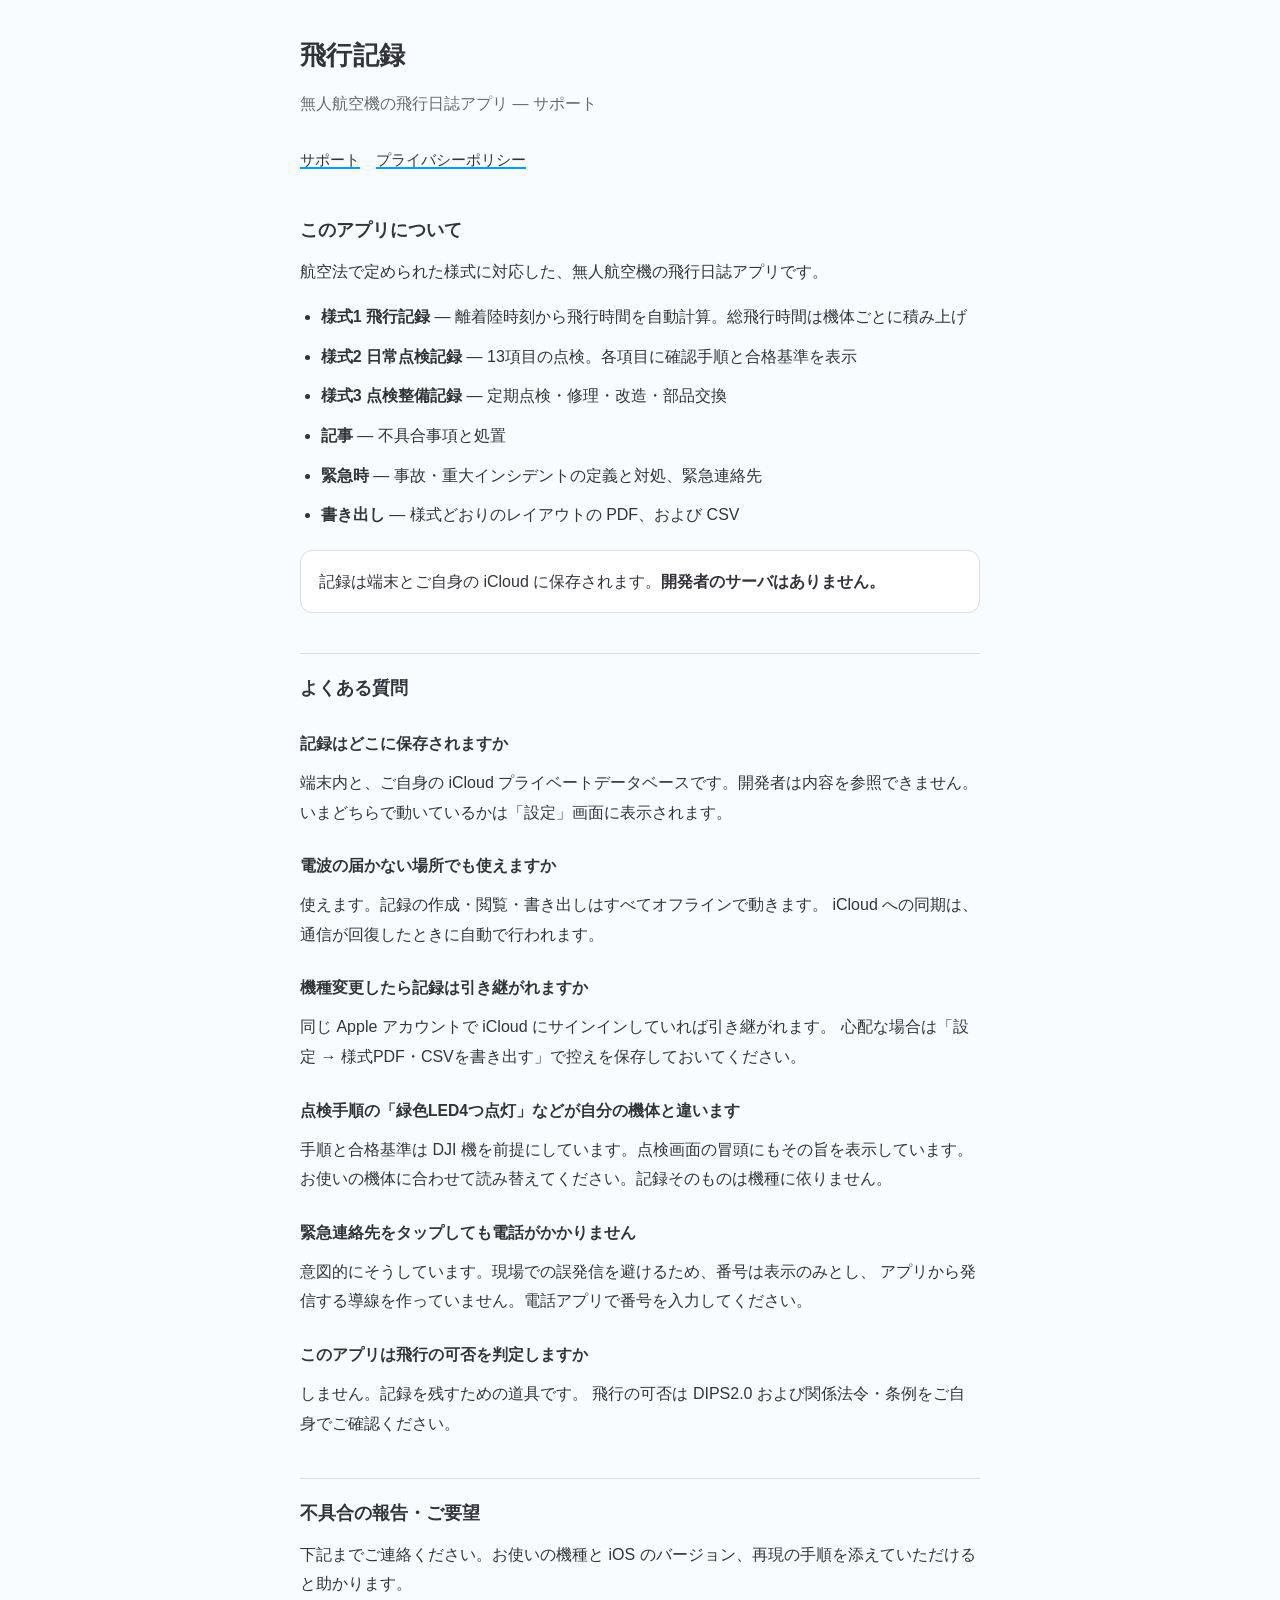
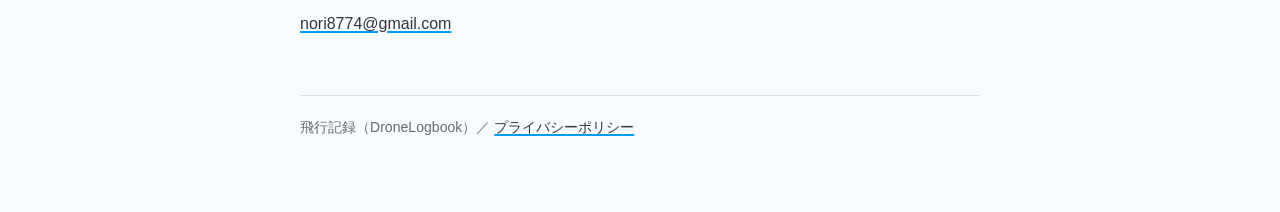
<file: index.html>
<!DOCTYPE html>
<html lang="ja">
<head>
<meta charset="utf-8">
<meta name="viewport" content="width=device-width, initial-scale=1">
<title>飛行記録 — サポート</title>
<link rel="stylesheet" href="style.css">
</head>
<body>
<main>
  <h1>飛行記録</h1>
  <p class="lede">無人航空機の飛行日誌アプリ — サポート</p>
  <nav><a href="index.html">サポート</a><a href="privacy.html">プライバシーポリシー</a></nav>

  <h2>このアプリについて</h2>
  <p>航空法で定められた様式に対応した、無人航空機の飛行日誌アプリです。</p>
  <ul>
    <li><strong>様式1 飛行記録</strong> — 離着陸時刻から飛行時間を自動計算。総飛行時間は機体ごとに積み上げ</li>
    <li><strong>様式2 日常点検記録</strong> — 13項目の点検。各項目に確認手順と合格基準を表示</li>
    <li><strong>様式3 点検整備記録</strong> — 定期点検・修理・改造・部品交換</li>
    <li><strong>記事</strong> — 不具合事項と処置</li>
    <li><strong>緊急時</strong> — 事故・重大インシデントの定義と対処、緊急連絡先</li>
    <li><strong>書き出し</strong> — 様式どおりのレイアウトの PDF、および CSV</li>
  </ul>

  <div class="box">
    <p>記録は端末とご自身の iCloud に保存されます。<strong>開発者のサーバはありません。</strong></p>
  </div>

  <h2>よくある質問</h2>

  <h3>記録はどこに保存されますか</h3>
  <p>端末内と、ご自身の iCloud プライベートデータベースです。開発者は内容を参照できません。
     いまどちらで動いているかは「設定」画面に表示されます。</p>

  <h3>電波の届かない場所でも使えますか</h3>
  <p>使えます。記録の作成・閲覧・書き出しはすべてオフラインで動きます。
     iCloud への同期は、通信が回復したときに自動で行われます。</p>

  <h3>機種変更したら記録は引き継がれますか</h3>
  <p>同じ Apple アカウントで iCloud にサインインしていれば引き継がれます。
     心配な場合は「設定 → 様式PDF・CSVを書き出す」で控えを保存しておいてください。</p>

  <h3>点検手順の「緑色LED4つ点灯」などが自分の機体と違います</h3>
  <p>手順と合格基準は DJI 機を前提にしています。点検画面の冒頭にもその旨を表示しています。
     お使いの機体に合わせて読み替えてください。記録そのものは機種に依りません。</p>

  <h3>緊急連絡先をタップしても電話がかかりません</h3>
  <p>意図的にそうしています。現場での誤発信を避けるため、番号は表示のみとし、
     アプリから発信する導線を作っていません。電話アプリで番号を入力してください。</p>

  <h3>このアプリは飛行の可否を判定しますか</h3>
  <p>しません。記録を残すための道具です。
     飛行の可否は DIPS2.0 および関係法令・条例をご自身でご確認ください。</p>

  <h2>不具合の報告・ご要望</h2>
  <p>下記までご連絡ください。お使いの機種と iOS のバージョン、再現の手順を添えていただけると助かります。</p>
  <p><a href="mailto:nori8774@gmail.com">nori8774@gmail.com</a></p>

  <footer>飛行記録（DroneLogbook）／ <a href="privacy.html">プライバシーポリシー</a></footer>
</main>
</body>
</html>
</file>
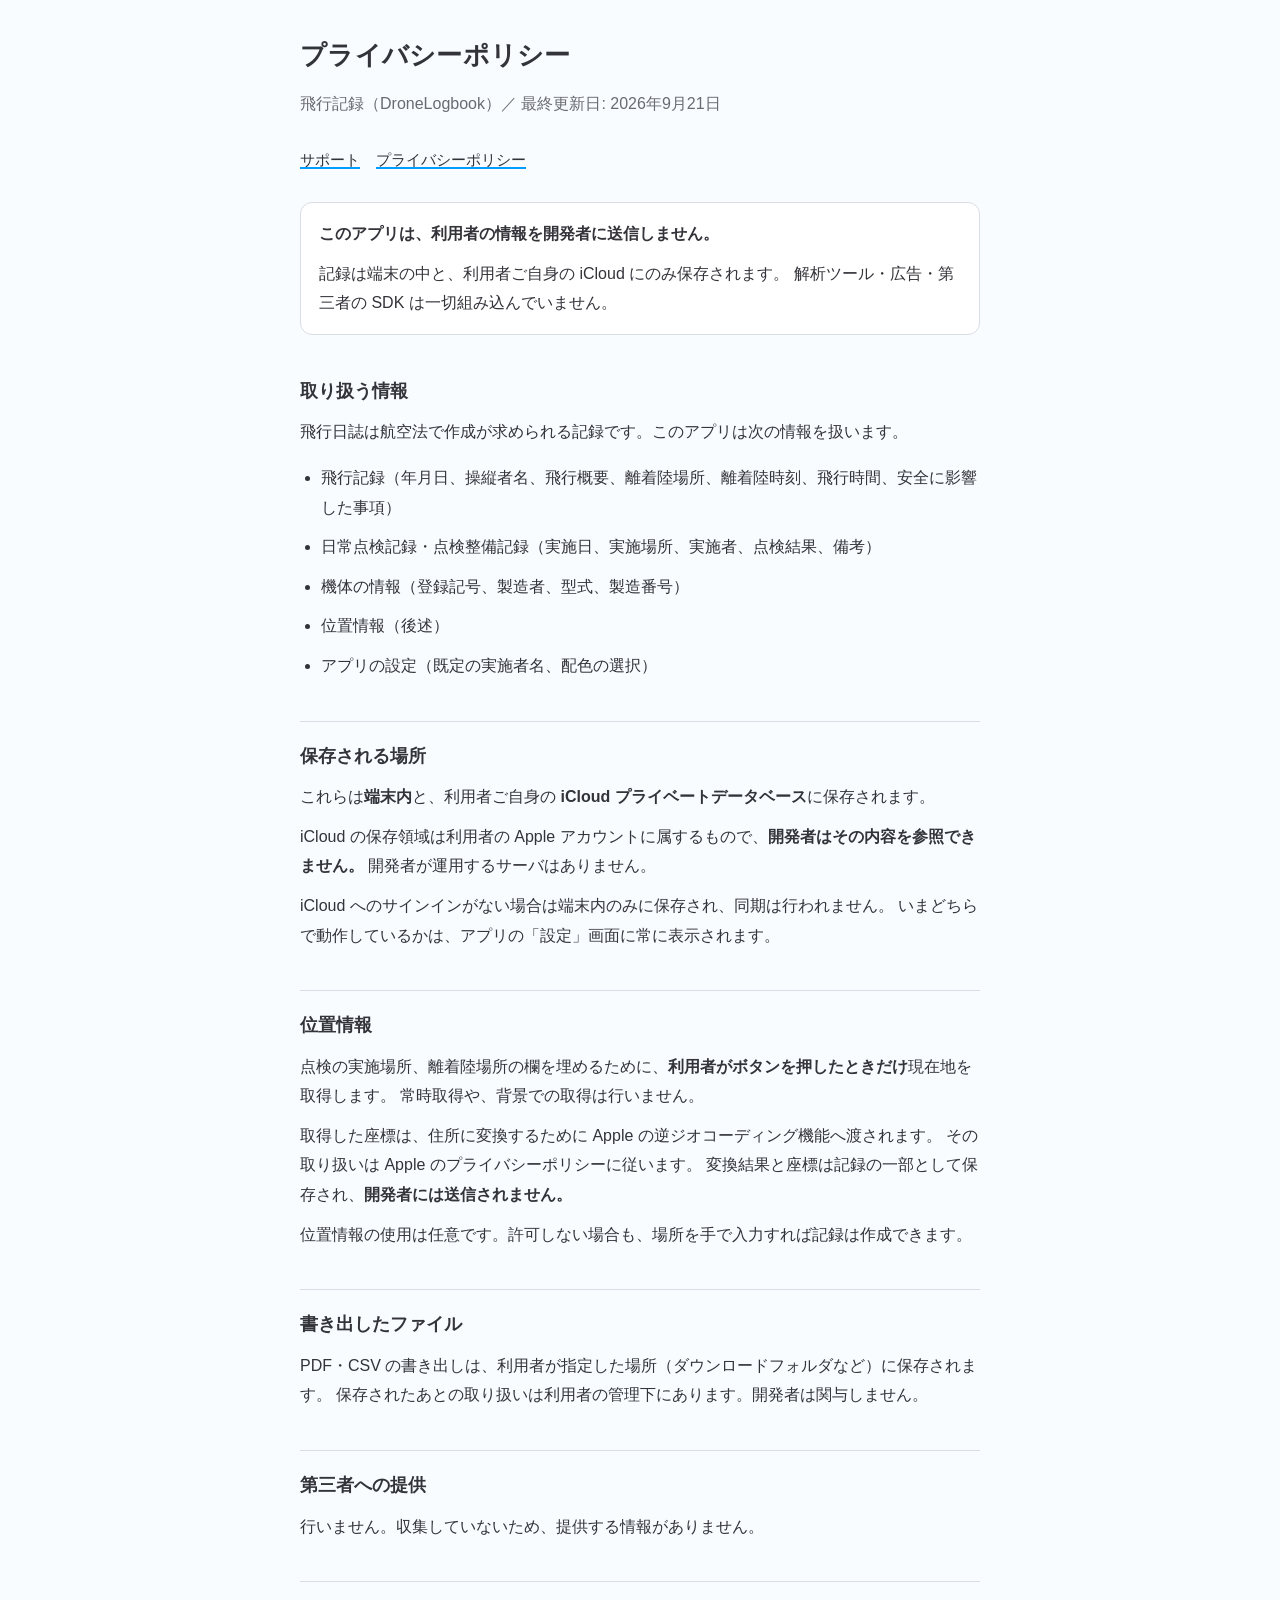
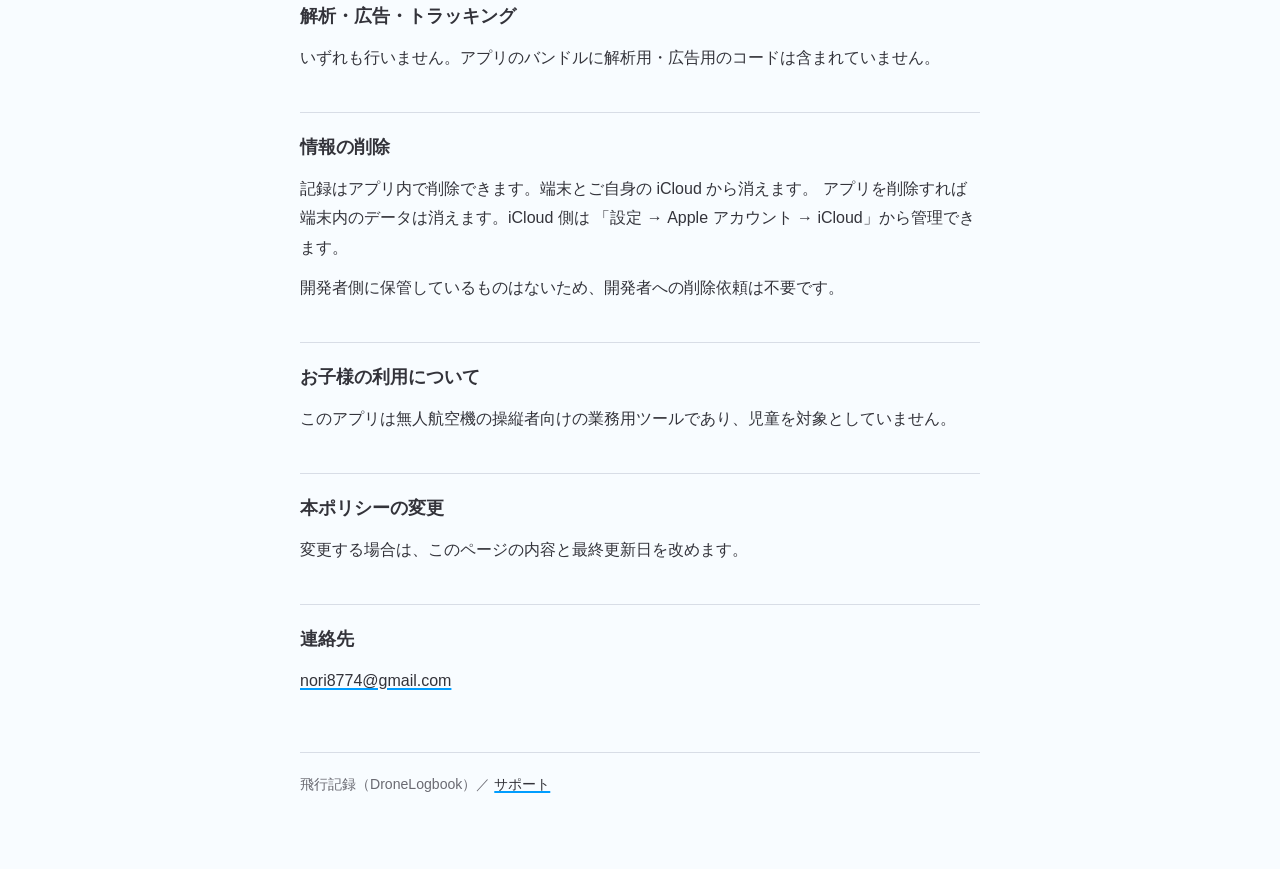
<file: privacy.html>
<!DOCTYPE html>
<html lang="ja">
<head>
<meta charset="utf-8">
<meta name="viewport" content="width=device-width, initial-scale=1">
<title>飛行記録 — プライバシーポリシー</title>
<link rel="stylesheet" href="style.css">
</head>
<body>
<main>
  <h1>プライバシーポリシー</h1>
  <p class="lede">飛行記録（DroneLogbook）／ 最終更新日: 2026年9月21日</p>
  <nav><a href="index.html">サポート</a><a href="privacy.html">プライバシーポリシー</a></nav>

  <div class="box">
    <p><strong>このアプリは、利用者の情報を開発者に送信しません。</strong></p>
    <p>記録は端末の中と、利用者ご自身の iCloud にのみ保存されます。
       解析ツール・広告・第三者の SDK は一切組み込んでいません。</p>
  </div>

  <h2>取り扱う情報</h2>
  <p>飛行日誌は航空法で作成が求められる記録です。このアプリは次の情報を扱います。</p>
  <ul>
    <li>飛行記録（年月日、操縦者名、飛行概要、離着陸場所、離着陸時刻、飛行時間、安全に影響した事項）</li>
    <li>日常点検記録・点検整備記録（実施日、実施場所、実施者、点検結果、備考）</li>
    <li>機体の情報（登録記号、製造者、型式、製造番号）</li>
    <li>位置情報（後述）</li>
    <li>アプリの設定（既定の実施者名、配色の選択）</li>
  </ul>

  <h2>保存される場所</h2>
  <p>これらは<strong>端末内</strong>と、利用者ご自身の <strong>iCloud プライベートデータベース</strong>に保存されます。</p>
  <p>iCloud の保存領域は利用者の Apple アカウントに属するもので、<strong>開発者はその内容を参照できません。</strong>
     開発者が運用するサーバはありません。</p>
  <p>iCloud へのサインインがない場合は端末内のみに保存され、同期は行われません。
     いまどちらで動作しているかは、アプリの「設定」画面に常に表示されます。</p>

  <h2>位置情報</h2>
  <p>点検の実施場所、離着陸場所の欄を埋めるために、<strong>利用者がボタンを押したときだけ</strong>現在地を取得します。
     常時取得や、背景での取得は行いません。</p>
  <p>取得した座標は、住所に変換するために Apple の逆ジオコーディング機能へ渡されます。
     その取り扱いは Apple のプライバシーポリシーに従います。
     変換結果と座標は記録の一部として保存され、<strong>開発者には送信されません。</strong></p>
  <p>位置情報の使用は任意です。許可しない場合も、場所を手で入力すれば記録は作成できます。</p>

  <h2>書き出したファイル</h2>
  <p>PDF・CSV の書き出しは、利用者が指定した場所（ダウンロードフォルダなど）に保存されます。
     保存されたあとの取り扱いは利用者の管理下にあります。開発者は関与しません。</p>

  <h2>第三者への提供</h2>
  <p>行いません。収集していないため、提供する情報がありません。</p>

  <h2>解析・広告・トラッキング</h2>
  <p>いずれも行いません。アプリのバンドルに解析用・広告用のコードは含まれていません。</p>

  <h2>情報の削除</h2>
  <p>記録はアプリ内で削除できます。端末とご自身の iCloud から消えます。
     アプリを削除すれば端末内のデータは消えます。iCloud 側は
     「設定 → Apple アカウント → iCloud」から管理できます。</p>
  <p>開発者側に保管しているものはないため、開発者への削除依頼は不要です。</p>

  <h2>お子様の利用について</h2>
  <p>このアプリは無人航空機の操縦者向けの業務用ツールであり、児童を対象としていません。</p>

  <h2>本ポリシーの変更</h2>
  <p>変更する場合は、このページの内容と最終更新日を改めます。</p>

  <h2>連絡先</h2>
  <p><a href="mailto:nori8774@gmail.com">nori8774@gmail.com</a></p>

  <footer>飛行記録（DroneLogbook）／ <a href="index.html">サポート</a></footer>
</main>
</body>
</html>
</file>
<file: style.css>
/* 飛行記録（DroneLogbook）のサポートページ。
   アプリと同じ配色（AQUA）。審査は電話で見られるので、狭い幅でも読めるようにする。 */
:root {
  --bg: #f8fcff; --surface: #ffffff; --border: #d8dde6;
  --text: #33333a; --text-sub: #6a6a72; --primary: #009dff; --accent: #086eac;
}
@media (prefers-color-scheme: dark) {
  :root {
    --bg: #0c1218; --surface: #151d26; --border: #27313c;
    --text: #f0f2f7; --text-sub: #9fadbb; --primary: #39adff; --accent: #009dff;
  }
}
* { box-sizing: border-box; }
body {
  margin: 0;
  padding: 32px 20px 72px;
  font-family: -apple-system, "Hiragino Sans", "Noto Sans JP", sans-serif;
  font-size: 16px;
  line-height: 1.85;
  color: var(--text);
  background: var(--bg);
}
main { max-width: 680px; margin: 0 auto; }
h1 { font-size: 1.6rem; margin: 0 0 4px; letter-spacing: .01em; }
h2 { font-size: 1.1rem; margin: 40px 0 10px; padding-top: 18px; border-top: 1px solid var(--border); }
h2:first-of-type { border-top: none; padding-top: 0; }
h3 { font-size: .98rem; margin: 24px 0 6px; }
p, li { margin: 10px 0; }
ul { padding-left: 1.3em; }
a { color: var(--text); text-decoration: underline; text-decoration-color: var(--primary); text-decoration-thickness: 2px; text-underline-offset: 2px; }
.lede { color: var(--text-sub); margin-bottom: 28px; }
.note { font-size: .9rem; color: var(--text-sub); }
.box { background: var(--surface); border: 1px solid var(--border); border-radius: 12px; padding: 16px 18px; margin: 20px 0; }
.box p:first-child { margin-top: 0; } .box p:last-child { margin-bottom: 0; }
nav { margin-bottom: 28px; font-size: .92rem; }
nav a { margin-right: 16px; }
footer { margin-top: 56px; padding-top: 18px; border-top: 1px solid var(--border); font-size: .88rem; color: var(--text-sub); }
</file>
